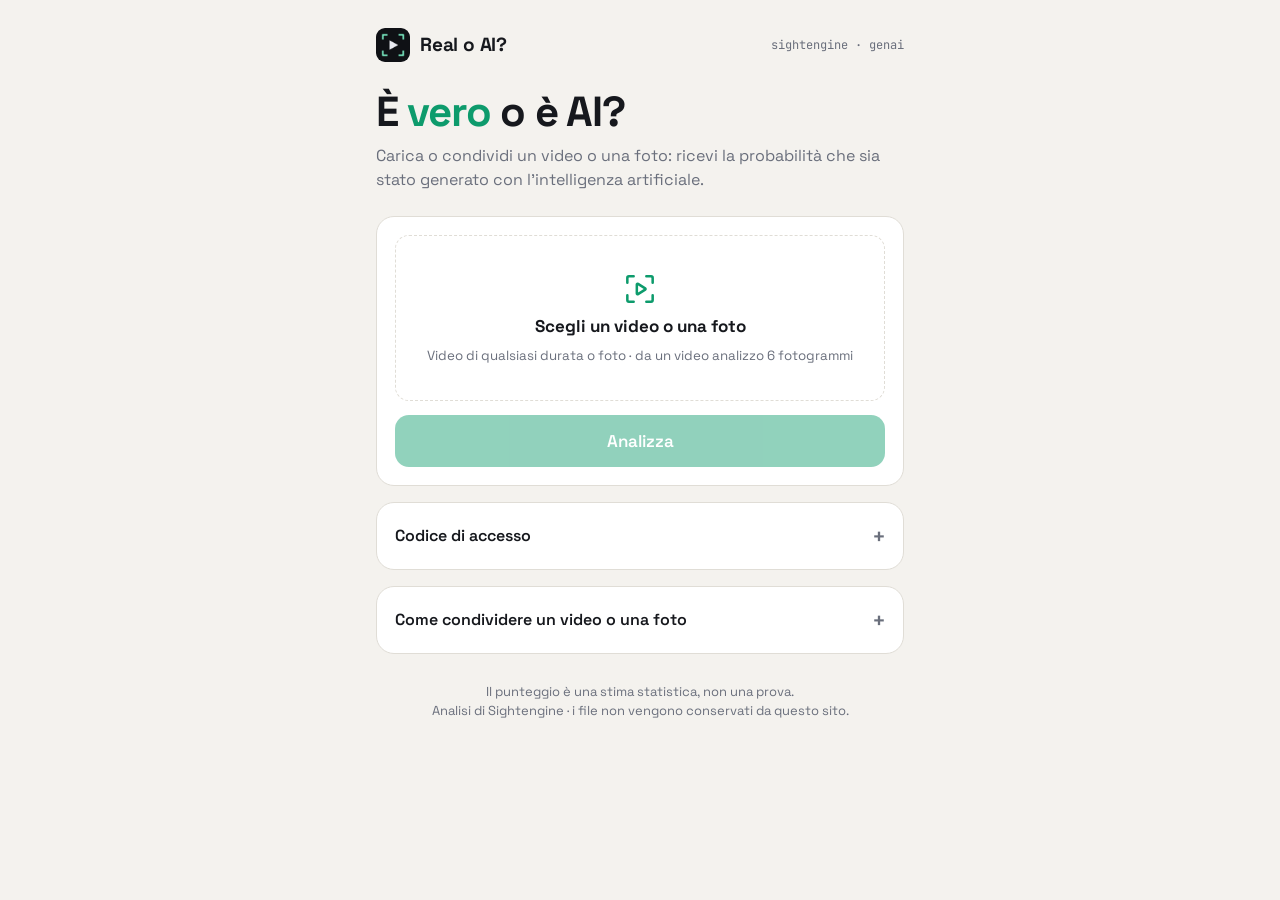
<file: index.html>
<!doctype html>
<html lang="it">
<head>
  <meta charset="utf-8">
  <meta name="viewport" content="width=device-width, initial-scale=1, viewport-fit=cover">
  <title>Real o AI?</title>
  <meta name="description" content="Condividi un video e scopri quanto è probabile che sia generato con l'intelligenza artificiale.">
  <meta name="theme-color" content="#0f1115">
  <link rel="manifest" href="manifest.webmanifest">
  <link rel="icon" href="icons/icon-192.png">
  <link rel="apple-touch-icon" href="icons/icon-192.png">
  <meta name="apple-mobile-web-app-capable" content="yes">
  <meta name="apple-mobile-web-app-title" content="Real o AI?">
  <link rel="preconnect" href="https://fonts.googleapis.com">
  <link rel="preconnect" href="https://fonts.gstatic.com" crossorigin>
  <link href="https://fonts.googleapis.com/css2?family=JetBrains+Mono:wght@400;600;700&family=Space+Grotesk:wght@400;600;700&display=swap" rel="stylesheet">
  <link rel="stylesheet" href="style.css">
</head>
<body>
  <main class="wrap">
    <a class="brand" href="./">
      <img src="icons/icon-192.png" alt="">
      <b>Real o AI?</b>
      <span>sightengine · genai</span>
    </a>

    <h1>È <em>vero</em> o è AI?</h1>
    <p class="lead">Carica o condividi un video o una foto: ricevi la probabilità che sia stato generato con l'intelligenza artificiale.</p>

    <div id="setupWarn" class="notice warn">
      <b>Sito non ancora collegato</b>
      <p>Inserisci l'indirizzo del tuo Worker Cloudflare in <code>config.js</code>.</p>
    </div>

    <div id="notice" class="notice"></div>

    <section class="card" id="pickCard">
      <label class="drop" id="drop">
        <input type="file" id="file" accept="video/*,image/*">
        <svg viewBox="0 0 24 24" fill="none" stroke="currentColor" stroke-width="1.6" stroke-linecap="round" stroke-linejoin="round" aria-hidden="true">
          <path d="M4 8V5a1 1 0 0 1 1-1h3M16 4h3a1 1 0 0 1 1 1v3M20 16v3a1 1 0 0 1-1 1h-3M8 20H5a1 1 0 0 1-1-1v-3"/>
          <path d="M10 9.2v5.6a.5.5 0 0 0 .76.43l4.5-2.8a.5.5 0 0 0 0-.86l-4.5-2.8a.5.5 0 0 0-.76.43Z"/>
        </svg>
        <strong>Scegli un video o una foto</strong>
        <small id="dropHint">Video di qualsiasi durata o foto</small>
      </label>

      <div class="picked" id="picked">
        <video id="preview" muted playsinline preload="metadata"></video>
        <img id="previewImg" alt="" hidden>
        <div class="meta">
          <b id="pickedName">video.mp4</b>
          <span id="pickedInfo">—</span><br>
          <button class="linkbtn" id="change" type="button">Cambia file</button>
        </div>
      </div>

      <button class="btn" id="go" type="button" disabled>Analizza</button>
    </section>

    <section class="card status" id="status" aria-live="polite">
      <p id="statusText">Invio del video…</p>
      <div class="bar"></div>
      <p class="timer" id="timer" style="margin:10px 0 0">0 s</p>
    </section>

    <section class="card" id="recentCard" hidden>
      <div class="chart-title"><h2>Analisi recenti</h2><span>su questo dispositivo</span></div>
      <ul class="recent" id="recent"></ul>
    </section>

    <details class="card" id="settings">
      <summary>Codice di accesso</summary>
      <div class="body">
        <p>Il codice che hai impostato nel Worker (ACCESS_TOKEN). Resta salvato solo su questo dispositivo.</p>
        <label class="field" for="token">Codice</label>
        <input class="text" id="token" type="password" autocomplete="off" autocapitalize="off" spellcheck="false">
        <div class="saved" id="tokenSaved"></div>
      </div>
    </details>

    <details class="card" id="howto">
      <summary>Come condividere un video o una foto</summary>
      <div class="body">
        <p><b>Android</b></p>
        <ol>
          <li>Apri questo sito in Chrome e tocca <i>⋮ → Installa app</i> (o <i>Aggiungi a schermata Home</i>).</li>
          <li>Dalla Galleria, o da un'app dove hai salvato il file, tocca <i>Condividi → Real o AI?</i></li>
        </ol>
        <p><b>iPhone</b></p>
        <ol>
          <li>In Safari tocca <i>Condividi → Aggiungi alla schermata Home</i>.</li>
          <li>Apri l'icona e scegli il video o la foto dalla libreria.</li>
        </ol>
        <p>Da TikTok, Instagram e YouTube la condivisione invia solo il link alla pagina, non il video: prima salva il video, poi condividi il file.</p>
      </div>
    </details>

    <footer>
      Il punteggio è una stima statistica, non una prova. <br>
      Analisi di Sightengine · i file non vengono conservati da questo sito.
    </footer>
  </main>

  <script src="config.js"></script>
  <script src="app.js"></script>
</body>
</html>
</file>
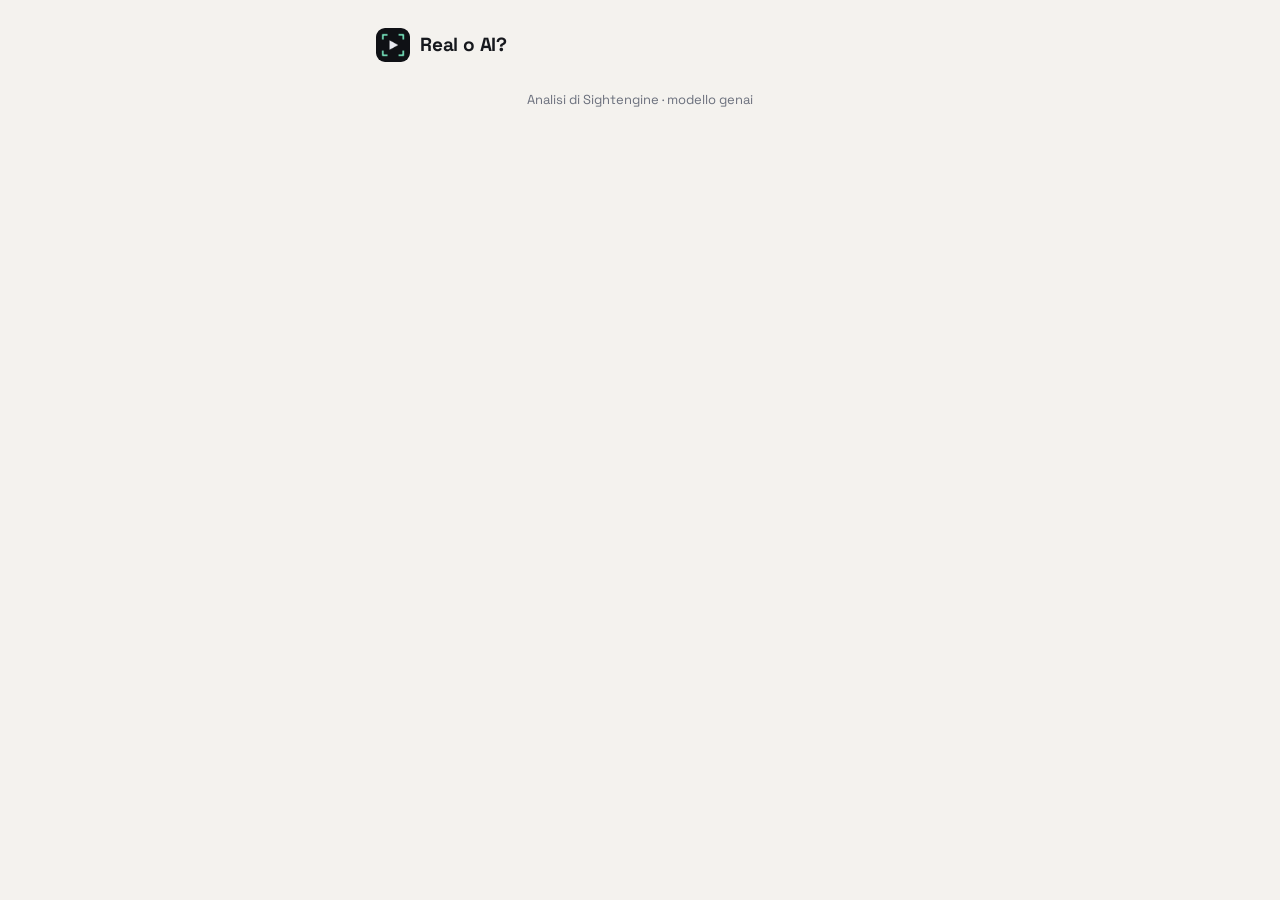
<file: result.html>
<!doctype html>
<html lang="it">
<head>
  <meta charset="utf-8">
  <meta name="viewport" content="width=device-width, initial-scale=1, viewport-fit=cover">
  <title>Risultato · Real o AI?</title>
  <meta name="theme-color" content="#0f1115">
  <link rel="manifest" href="manifest.webmanifest">
  <link rel="icon" href="icons/icon-192.png">
  <link rel="apple-touch-icon" href="icons/icon-192.png">
  <link rel="preconnect" href="https://fonts.googleapis.com">
  <link rel="preconnect" href="https://fonts.gstatic.com" crossorigin>
  <link href="https://fonts.googleapis.com/css2?family=JetBrains+Mono:wght@400;600;700&family=Space+Grotesk:wght@400;600;700&display=swap" rel="stylesheet">
  <link rel="stylesheet" href="style.css">
</head>
<body>
  <main class="wrap">
    <a class="brand" href="./">
      <img src="icons/icon-192.png" alt="">
      <b>Real o AI?</b>
      <span id="when"></span>
    </a>

    <div id="empty" class="notice warn">
      <b>Nessun risultato da mostrare</b>
      <p>Il link è incompleto o danneggiato. Torna alla pagina iniziale e analizza un video.</p>
    </div>

    <div id="result" hidden>
      <section class="card">
        <div class="gauge-wrap">
          <div class="gauge">
            <svg viewBox="0 0 120 120" aria-hidden="true">
              <circle class="track" cx="60" cy="60" r="52" fill="none" stroke-width="10"/>
              <circle class="value" id="ring" cx="60" cy="60" r="52" fill="none" stroke-width="10" stroke-linecap="round"/>
            </svg>
            <div class="center">
              <div class="pct" id="pct">0<small>%</small></div>
              <div class="cap">probabilità AI</div>
            </div>
          </div>
        </div>
        <div class="verdict" id="verdict">—</div>
        <p class="verdict-sub" id="verdictSub"></p>
        <div class="filename" id="filename"></div>
      </section>

      <section class="card">
        <div class="stats">
          <div class="stat" id="statPeak"><span>Fotogramma più sospetto</span><b id="peak">—</b></div>
          <div class="stat"><span id="framesLabel">Fotogrammi analizzati</span><b id="frames">—</b></div>
          <div class="stat" id="statInterval"><span>Un fotogramma ogni</span><b id="interval">—</b></div>
          <div class="stat"><span>Operazioni usate</span><b id="ops">—</b></div>
        </div>
      </section>

      <section class="card" id="chartCard">
        <div class="chart-title"><h2>Punteggio nel tempo</h2><span>linea tratteggiata = 50%</span></div>
        <svg id="chart" role="img" aria-label="Punteggio AI per ogni fotogramma"></svg>
      </section>

      <section class="card disclaimer">
        <p><b>Come leggerlo.</b> Per i video il numero grande è la media dei fotogrammi analizzati da Sightengine. Sopra il 70% il contenuto ha caratteristiche tipiche dei generatori AI, sotto il 30% sembra una ripresa reale.</p>
        <p>Il modello cerca contenuti <i>interamente</i> generati: un video vero con un volto sostituito (deepfake) può risultare "reale". È una stima, non una prova.</p>
      </section>

      <div class="row">
        <a class="btn ghost" href="./" style="text-align:center;text-decoration:none">Nuova analisi</a>
        <button class="btn" id="share" type="button">Condividi</button>
      </div>
    </div>

    <footer>Analisi di Sightengine · modello genai</footer>
  </main>

  <script src="result.js"></script>
</body>
</html>
</file>
<file: style.css>
:root {
  --bg: #0f1115;
  --surface: #171a21;
  --surface-2: #1f232c;
  --line: #2a2f3a;
  --text: #e9ebf1;
  --muted: #8d94a6;
  --accent: #7cf2c8;
  --accent-ink: #0b2a20;
  --real: #3ddc97;
  --unsure: #ffc14d;
  --ai: #ff5c6c;
  --radius: 18px;
  --mono: "JetBrains Mono", ui-monospace, SFMono-Regular, Menlo, monospace;
  --sans: "Space Grotesk", system-ui, -apple-system, "Segoe UI", sans-serif;
  color-scheme: dark;
}

@media (prefers-color-scheme: light) {
  :root {
    --bg: #f4f2ee;
    --surface: #ffffff;
    --surface-2: #f0eee9;
    --line: #e0ddd6;
    --text: #16181d;
    --muted: #6a6f7c;
    --accent: #0d9b6c;
    --accent-ink: #ffffff;
    --real: #12935f;
    --unsure: #b97800;
    --ai: #d63447;
    color-scheme: light;
  }
}

* { box-sizing: border-box; }

html, body { margin: 0; }

body {
  background: var(--bg);
  color: var(--text);
  font-family: var(--sans);
  font-size: 16px;
  line-height: 1.5;
  min-height: 100dvh;
  -webkit-font-smoothing: antialiased;
}

.wrap {
  max-width: 560px;
  margin: 0 auto;
  padding: 20px 16px 48px;
}

/* ---------- header ---------- */
.brand {
  display: flex;
  align-items: center;
  gap: 10px;
  margin: 8px 0 28px;
  text-decoration: none;
  color: inherit;
}
.brand img { width: 34px; height: 34px; border-radius: 9px; }
.brand b { font-size: 19px; letter-spacing: -0.01em; }
.brand span { color: var(--muted); font-family: var(--mono); font-size: 12px; margin-left: auto; }

h1 {
  font-size: clamp(30px, 8vw, 42px);
  line-height: 1.05;
  letter-spacing: -0.03em;
  margin: 0 0 10px;
}
h1 em { font-style: normal; color: var(--accent); }
.lead { color: var(--muted); margin: 0 0 24px; }

/* ---------- cards ---------- */
.card {
  background: var(--surface);
  border: 1px solid var(--line);
  border-radius: var(--radius);
  padding: 18px;
  margin-bottom: 16px;
}

.drop {
  display: grid;
  place-items: center;
  gap: 6px;
  text-align: center;
  padding: 34px 16px;
  border: 1.5px dashed var(--line);
  border-radius: 14px;
  cursor: pointer;
  transition: border-color .15s, background .15s;
}
.drop:hover, .drop.over { border-color: var(--accent); background: var(--surface-2); }
.drop svg { width: 38px; height: 38px; color: var(--accent); }
.drop strong { font-size: 17px; }
.drop small { color: var(--muted); }
.drop input { display: none; }

.picked {
  display: none;
  gap: 12px;
  align-items: center;
}
.picked.show { display: flex; }
.picked video, .picked img {
  width: 84px; height: 84px;
  object-fit: cover;
  border-radius: 12px;
  background: #000;
  flex: none;
}
.picked .meta { min-width: 0; flex: 1; }
.picked .meta b { display: block; overflow: hidden; text-overflow: ellipsis; white-space: nowrap; }
.picked .meta span { color: var(--muted); font-family: var(--mono); font-size: 13px; }
.linkbtn {
  background: none; border: 0; color: var(--muted); text-decoration: underline;
  font: inherit; font-size: 14px; cursor: pointer; padding: 4px 0;
}

.btn {
  appearance: none;
  border: 0;
  border-radius: 14px;
  background: var(--accent);
  color: var(--accent-ink);
  font: 600 17px var(--sans);
  padding: 15px 18px;
  width: 100%;
  margin-top: 14px;
  cursor: pointer;
  transition: transform .08s, opacity .15s;
}
.btn:active { transform: scale(.985); }
.btn:disabled { opacity: .45; cursor: not-allowed; }
.btn.ghost {
  background: var(--surface-2);
  color: var(--text);
  border: 1px solid var(--line);
}

/* ---------- status ---------- */
.status { display: none; }
.status.show { display: block; }
.status p { margin: 0 0 10px; }
.status .timer { font-family: var(--mono); color: var(--muted); font-size: 13px; }
.bar {
  height: 6px;
  border-radius: 99px;
  background: var(--surface-2);
  overflow: hidden;
  position: relative;
}
.bar::after {
  content: "";
  position: absolute; inset: 0;
  width: 35%;
  border-radius: 99px;
  background: var(--accent);
  animation: slide 1.3s ease-in-out infinite;
}
@keyframes slide { from { transform: translateX(-100%); } to { transform: translateX(290%); } }
@media (prefers-reduced-motion: reduce) { .bar::after { animation: none; width: 100%; opacity: .5; } }

.notice {
  display: none;
  border-radius: 14px;
  padding: 14px 16px;
  margin-bottom: 16px;
  font-size: 15px;
  border: 1px solid var(--line);
  background: var(--surface-2);
}
.notice.show { display: block; }
.notice.error { border-color: color-mix(in srgb, var(--ai) 50%, transparent); }
.notice.warn { border-color: color-mix(in srgb, var(--unsure) 50%, transparent); }
.notice b { display: block; margin-bottom: 4px; }
.notice p { margin: 0; color: var(--muted); }

/* ---------- details / settings ---------- */
details.card summary {
  cursor: pointer;
  font-weight: 600;
  list-style: none;
  display: flex; align-items: center; justify-content: space-between;
}
details.card summary::-webkit-details-marker { display: none; }
details.card summary::after { content: "+"; font-family: var(--mono); color: var(--muted); font-size: 20px; }
details[open].card summary::after { content: "–"; }
details.card .body { margin-top: 12px; color: var(--muted); font-size: 15px; }
details.card .body p { margin: 0 0 10px; }
details.card ol { padding-left: 20px; margin: 0 0 6px; }
details.card li { margin-bottom: 4px; }

label.field { display: block; font-size: 14px; color: var(--muted); margin-bottom: 6px; }
input.text {
  width: 100%;
  font: 16px var(--mono);
  color: var(--text);
  background: var(--surface-2);
  border: 1px solid var(--line);
  border-radius: 12px;
  padding: 12px 14px;
}
input.text:focus { outline: 2px solid var(--accent); outline-offset: 1px; }
.saved { color: var(--real); font-size: 13px; min-height: 20px; margin-top: 6px; }

/* ---------- recent ---------- */
.recent { list-style: none; padding: 0; margin: 0; }
.recent li + li { border-top: 1px solid var(--line); }
.recent a {
  display: flex; align-items: center; gap: 12px;
  padding: 10px 0;
  text-decoration: none; color: inherit;
}
.recent .pill {
  font: 600 13px var(--mono);
  padding: 4px 8px;
  border-radius: 8px;
  min-width: 52px;
  text-align: center;
}
.recent .nm { flex: 1; min-width: 0; overflow: hidden; text-overflow: ellipsis; white-space: nowrap; }
.recent .when { color: var(--muted); font-size: 13px; font-family: var(--mono); }

.tone-real { color: var(--real); background: color-mix(in srgb, var(--real) 14%, transparent); }
.tone-unsure { color: var(--unsure); background: color-mix(in srgb, var(--unsure) 14%, transparent); }
.tone-ai { color: var(--ai); background: color-mix(in srgb, var(--ai) 14%, transparent); }

footer { color: var(--muted); font-size: 13px; text-align: center; margin-top: 28px; }
footer a { color: inherit; }

/* ---------- result page ---------- */
.gauge-wrap { display: grid; place-items: center; padding: 10px 0 4px; }
.gauge { position: relative; width: min(260px, 72vw); aspect-ratio: 1; }
.gauge svg { width: 100%; height: 100%; transform: rotate(-90deg); }
.gauge .track { stroke: var(--surface-2); }
.gauge .value { transition: stroke-dashoffset 1.1s cubic-bezier(.2,.8,.2,1); }
.gauge .center {
  position: absolute; inset: 0;
  display: grid; place-items: center; align-content: center; gap: 2px;
  text-align: center;
}
.gauge .pct { font: 700 clamp(46px, 15vw, 64px)/1 var(--mono); letter-spacing: -0.04em; }
.gauge .pct small { font-size: .45em; margin-left: 2px; }
.gauge .cap { color: var(--muted); font-size: 13px; }

.verdict {
  text-align: center;
  font-size: 24px;
  font-weight: 700;
  letter-spacing: -0.02em;
  margin: 12px 0 4px;
}
.verdict-sub { text-align: center; color: var(--muted); margin: 0 0 4px; font-size: 15px; }
.filename {
  text-align: center; font-family: var(--mono); font-size: 13px; color: var(--muted);
  overflow: hidden; text-overflow: ellipsis; white-space: nowrap;
}

.stats {
  display: grid;
  grid-template-columns: repeat(2, 1fr);
  gap: 10px;
}
.stat {
  background: var(--surface-2);
  border-radius: 12px;
  padding: 12px 14px;
}
.stat span { display: block; color: var(--muted); font-size: 13px; }
.stat b { font: 600 20px var(--mono); }

.chart-title { display: flex; justify-content: space-between; align-items: baseline; margin-bottom: 10px; }
.chart-title h2 { font-size: 16px; margin: 0; }
.chart-title span { color: var(--muted); font-size: 13px; }
#chart { width: 100%; height: auto; display: block; }
#chart .grid { stroke: var(--line); stroke-width: 1; }
#chart .thr { stroke: var(--muted); stroke-dasharray: 4 4; stroke-width: 1; }
#chart text { fill: var(--muted); font: 11px var(--mono); }

.disclaimer { color: var(--muted); font-size: 14px; }
.disclaimer p { margin: 0 0 8px; }
.disclaimer p:last-child { margin: 0; }

.row { display: flex; gap: 10px; }
.row .btn { margin-top: 0; }

[hidden] { display: none !important; }
</file>
